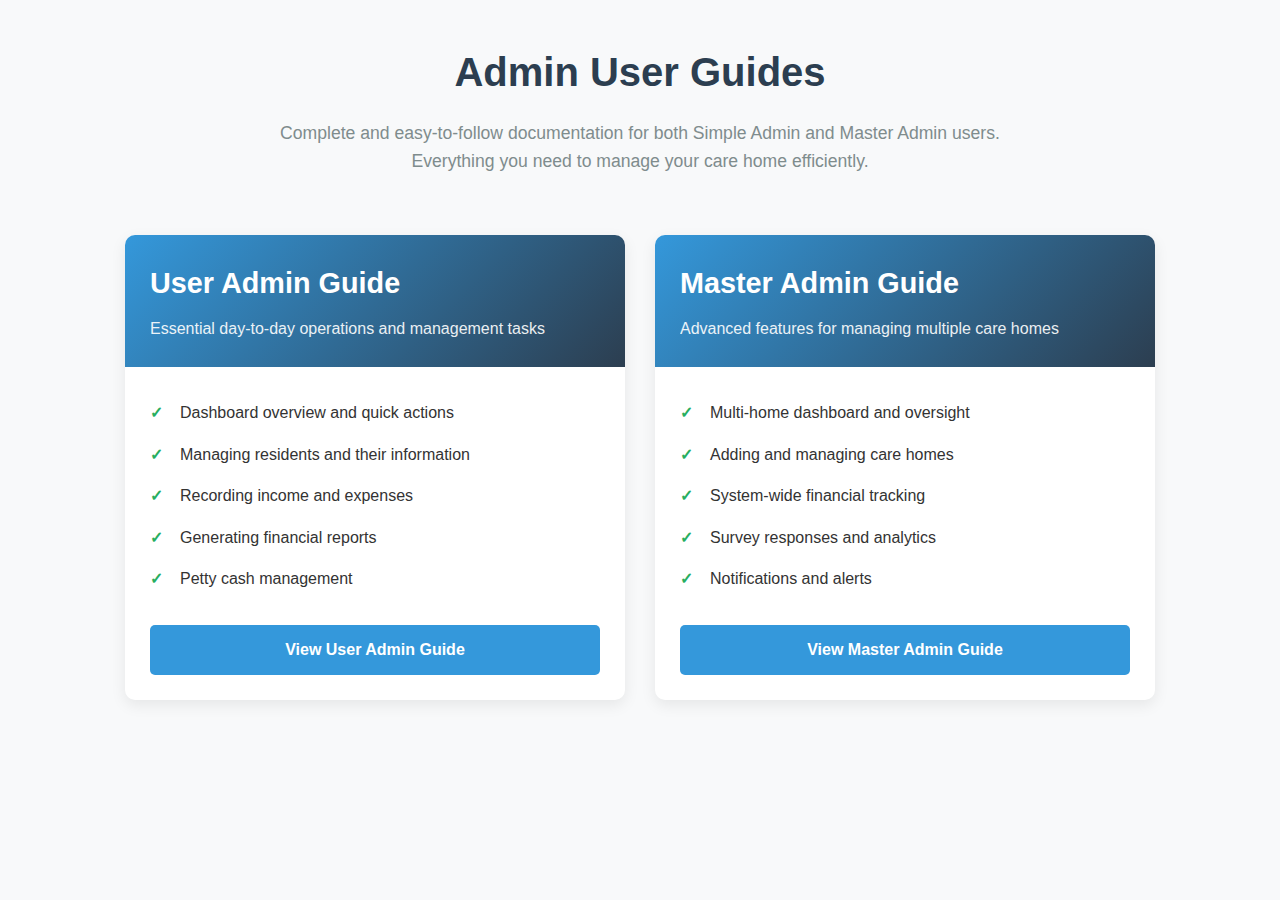
<file: index.html>
<!DOCTYPE html>
<html lang="en">
<head>
    <meta charset="UTF-8">
    <meta name="viewport" content="width=device-width, initial-scale=1.0">
    <title>Admin User Guides | TechlyCare Management</title>
    <link rel="stylesheet" href="index.css">
</head>
<body>
    <div class="container">
        <header>
            <h1>Admin User Guides</h1>
            <p class="subtitle">Complete and easy-to-follow documentation for both Simple Admin and Master Admin users. Everything you need to manage your care home efficiently.</p>
        </header>

        <div class="guides-container">
            <div class="guide-card">
                <div class="guide-header">
                    <h2>User Admin Guide</h2>
                    <p class="guide-description">Essential day-to-day operations and management tasks</p>
                </div>
                <div class="guide-content">
                    <ul class="feature-list">
                        <li>Dashboard overview and quick actions</li>
                        <li>Managing residents and their information</li>
                        <li>Recording income and expenses</li>
                        <li>Generating financial reports</li>
                        <li>Petty cash management</li>
                    </ul>
                    <a href="user.html" class="guide-button">View User Admin Guide</a>
                </div>
            </div>

            <div class="guide-card">
                <div class="guide-header">
                    <h2>Master Admin Guide</h2>
                    <p class="guide-description">Advanced features for managing multiple care homes</p>
                </div>
                <div class="guide-content">
                    <ul class="feature-list">
                        <li>Multi-home dashboard and oversight</li>
                        <li>Adding and managing care homes</li>
                        <li>System-wide financial tracking</li>
                        <li>Survey responses and analytics</li>
                        <li>Notifications and alerts</li>
                    </ul>
                    <a href="master.html" class="guide-button">View Master Admin Guide</a>
                </div>
            </div>
        </div>
    </div>
</body>
</html>
</file>
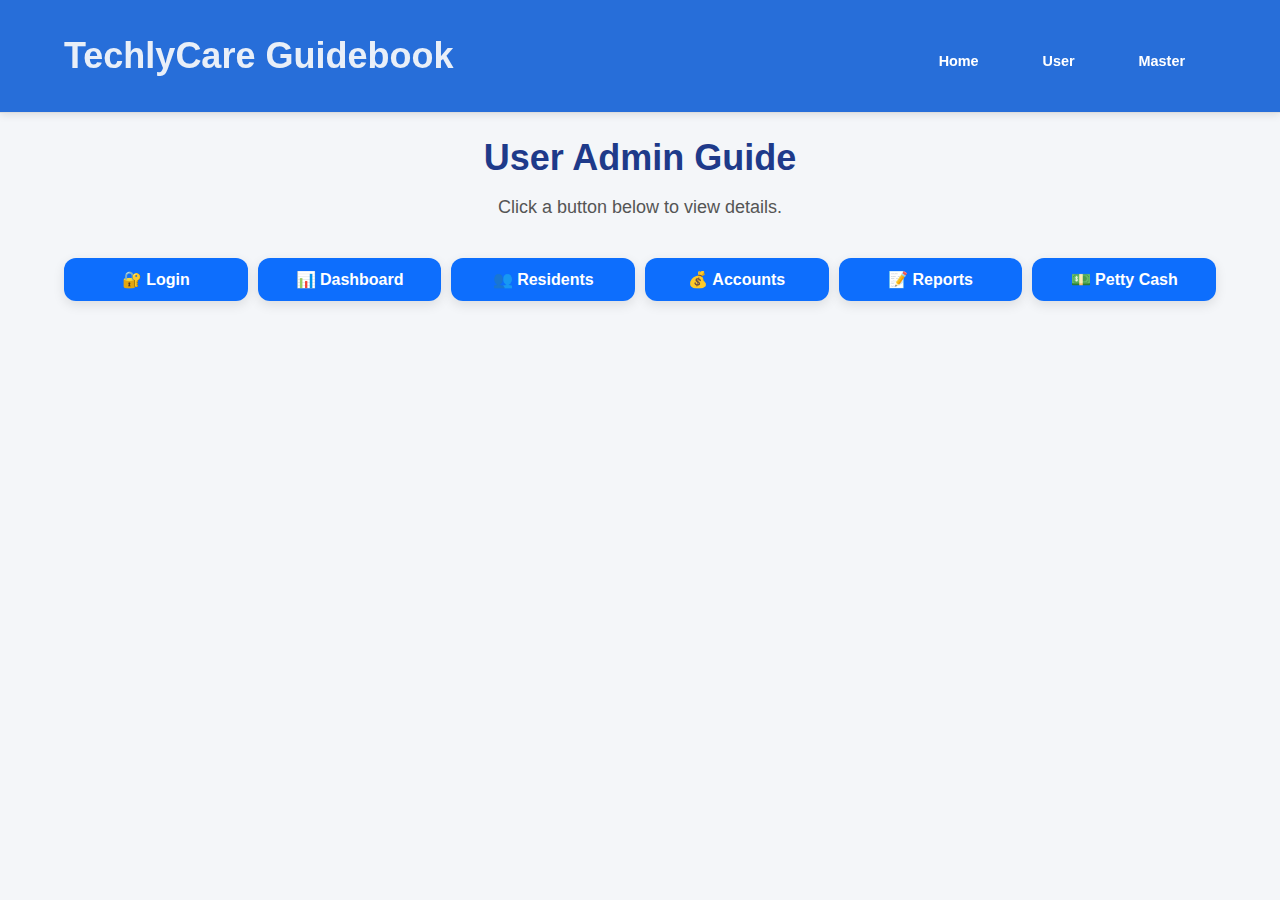
<file: user.html>
<!DOCTYPE html>
<html lang="en">
<head>
    <meta charset="UTF-8" />
    <meta name="viewport" content="width=device-width, initial-scale=1.0"/>
    <title>User Admin Guide - TechlyCare Management</title>
    <link rel="stylesheet" href="user.css">

   
</head>
<body>
    <header class="header">
        <div class="container">
            <div class="logo">
                <h1>TechlyCare Guidebook</h1>
            </div>
            <nav class="navbar">
                <ul>
                    <li><a href="index.html">Home</a></li>
                    <li><a href="user.html">User </a></li>
                    <li><a href="master.html">Master</a></li>
                </ul>
            </nav>
        </div>
    </header>

    <div class="container">
        <h1>User Admin Guide</h1>
        <p class="subtitle">Click a button below to view details.</p>

        <!-- Buttons with Icons -->
        <div class="guide-buttons">
            <button class="guide-btn" onclick="toggleSection('login')">🔐 Login</button>
            <button class="guide-btn" onclick="toggleSection('dashboard')">📊 Dashboard</button>
            <button class="guide-btn" onclick="toggleSection('resident')">👥 Residents</button>
            <button class="guide-btn" onclick="toggleSection('accounts')">💰 Accounts</button>
            <button class="guide-btn" onclick="toggleSection('reports')">📝 Reports</button>
            <button class="guide-btn" onclick="toggleSection('pettycash')">💵 Petty Cash</button>
        </div>


        <!-- Sections (only one visible at a time) -->
        <div id="login" class="section-box">
            <div class="section-icon">🔐</div>
            <h2>Login</h2>
            <ul class="feature-list">
                <li>Enter your username</li>
                <li>Enter your password</li>
                <li>Select 'Admin' from the role dropdown</li>
                <li>Click 'Sign In' to access your dashboard</li>
            </ul>
            <div class="video-container">
                <img src="image/useradmin.gif"" alt="Login Tutorial">
            </div>
             <div class="action-buttons">
                <button class="btn primary" onclick="openPopup('popup-login')">More Details</button>
            </div>  
        </div>
        

        <div id="dashboard" class="section-box" style="display:none;">
            <div class="section-icon">📊</div>
            <h2>Dashboard</h2>
            <ul class="feature-list">
                <li>Add Home</li>
                <li>View all Home</li>
                <li>View Staff</li>
                <li>Generate Reports</li>
            </ul>
            <div class="video-container">
                <img src="image/admin dash.jpg" alt="Dashboard GIF">
            </div>
            <div class="action-buttons">
                <button class="btn primary" onclick="openPopup('popup-dashboard')">More Details</button>
            </div>
        </div>  

        <div id="resident" class="section-box" style="display:none;">
            <div class="section-icon">👥</div>
            <h2>Resident Management</h2>
            <ul class="feature-list">
                <li>Add New Resident</li>
                <li>List of Residents</li>
            </ul>
            <div class="video-container">
                <img src="image/admin resident.jpg" alt="Residents GIF">
            </div>
             <div class="action-buttons">
                <button class="btn primary" onclick="openPopup('popup-resident')">More Details</button>
            </div>
        </div>

        <div id="accounts" class="section-box" style="display:none;">
            <div class="section-icon">💰</div>
            <h2>Accounts</h2>
            <ul class="feature-list">
                <li>Add Mony</li>
                <li>Add Expence</li>
                 <li>Paid Back</li>
                  <li>Transfer</li>
                  <li>Daily transactions</li>
            </ul>
            <div class="video-container">
                <img src="image/adminaccount add expence.jpg" alt="Accounts GIF">
            </div>
             <div class="action-buttons">
                <button class="btn primary" onclick="openPopup('popup-accounts')">More Details</button>
            </div>  
        </div>

        <div id="reports" class="section-box" style="display:none;">
            <div class="section-icon">📝</div>
            <h2>Reports</h2>
            <ul class="feature-list">
                <li>Time Period Report</li>
                <li>Category Report</li>
                
            </ul>
            <div class="video-container">
                <img src="image/genarate report .gif" alt="Reports GIF">
            </div>
             <div class="action-buttons">
                <button class="btn primary" onclick="openPopup('popup-reports')">More Details</button>
            </div>  
        </div>


        <div id="pettycash" class="section-box" style="display:none;">
            <div class="section-icon">💵</div>
            <h2>Petty Cash</h2>
            <ul class="feature-list">
                <li>Add Mony to Home</li>
               
            </ul>
            <div class="video-container">
                <img src="image/master petty cash.jpg" alt="Petty Cash GIF">
            </div>
             <div class="action-buttons">
                <button class="btn primary" onclick="openPopup('popup-pettycash')">More Details</button>
            </div> 
        </div>

   

    <!-- ================= Popups (one per section) ================= -->

    <!-- Login Popup -->
    <div id="popup-login" class="popup-bg" onclick="bgClick(event, 'popup-login')">
        <div class="popup" role="dialog" aria-modal="true" aria-labelledby="loginTitle">
            <div class="popup-header">
                <h3 id="loginTitle">Login — How to sign in</h3>
                <button class="close-btn" onclick="closePopup('popup-login')" aria-label="Close">&times;</button>
            </div>
            <div class="popup-body">
                <p>Follow these steps to login as Master Admin:</p>
                <ul>
                    <li>Open the login page.</li>
                    <li>Enter your username.</li>
                    <li>Enter your password.</li>
                    <li>Select <strong>Admin</strong> from the role dropdown.</li>
                    <li>Click <strong>Sign In</strong> to access your dashboard.</li>
                </ul>
            </div>
          <div class="popup-footer">
            <a class="action-link" target="_blank" href="https://admin.carehomesurvey.com/index.php">Open Login Page</a>
            <button class="secondary" onclick="closePopup('popup-dashboard')">Close</button>
        </div>
        </div>
    </div>

   <!-- Dashboard Popup -->
<div id="popup-dashboard" class="popup-bg" onclick="bgClick(event, 'popup-dashboard')">
    <div class="popup" role="dialog" aria-modal="true" aria-labelledby="loginTitle">
        <div class="popup-header">
            <h3 id="dashboard">Dashboard</h3>
            <button class="close-btn" onclick="closePopup('popup-dashboard')" aria-label="Close">&times;</button>
        </div>

        <div class="popup-body" style="max-height:400px; overflow-y:auto; text-align:left;">

            <h4>🏠 Care Home Admin Dashboard Overview</h4>
            <p>This dashboard provides a quick snapshot of the care home's operational and financial status, along with shortcuts to daily tasks.</p>

            <h5>1. Key Performance Indicators (KPIs) & Financial Snapshot</h5>
            <h6>📊 Quick-View KPI Cards</h6>
            <ul>
                <li>👥 <b>Total Residents</b> – Shows the current number of residents (e.g., 0).</li>
                <li>💰 <b>Monthly Receipts</b> – Displays total income received this month (e.g., £0.00).</li>
                <li>💸 <b>Monthly Payments</b> – Shows all expenses paid this month (e.g., £0.00).</li>
                <li>📉 <b>Net Money</b> – Calculates <b>Receipts – Payments</b> to show the monthly net balance (e.g., £0.00).</li>
            </ul>

            <h5>2. Financial Analysis</h5>
            <ul>
                <li>📈 <b>Monthly Income vs Expenses Chart</b> – A bar graph comparing Income (green) and Expenses (red) to quickly show profit or deficit.</li>
                <li>⚠️ <b>Residents with Low Monthly Payments</b> – A green ✔️ with the message “All residents have adequate payment records” indicates everything is in order.</li>
            </ul>

            <h5>3. Quick Action Buttons</h5>
            <p>These buttons allow the administrator to perform common tasks instantly:</p>
            <ul>
                <li>➕👤 <b>Add New Resident</b> – Opens the form to create a resident profile.</li>
                <li>➕💵 <b>Record Income</b> – Opens the module to log new income.</li>
                <li>➖💵 <b>Record Expense</b> – Opens the module to record a payment/expense.</li>
                <li>📄 <b>Generate Reports</b> – Generates operational and financial reports for this care home.</li>
            </ul>

        </div>

        <div class="popup-footer">
            <a class="action-link" target="_blank" href="https://admin.carehomesurvey.com/index.php">Open Login Page</a>
            <button class="secondary" onclick="closePopup('popup-dashboard')">Close</button>
        </div>
    </div>
</div>

    
  <!-- Resident Popup -->
<div id="popup-resident" class="popup-bg" onclick="bgClick(event, 'popup-resident')">
    <div class="popup" role="dialog" aria-modal="true" aria-labelledby="residentTitle">

        <!-- Header -->
        <div class="popup-header">
            <h3 id="residentTitle">Residents — Full Guide</h3>
            <button class="close-btn" onclick="closePopup('popup-resident')" aria-label="Close">&times;</button>
        </div>

        <!-- Body -->
        <div class="popup-body">

            <!-- ADDING NEW RESIDENT SECTION -->
            <h3>👵 Adding a New Resident</h3>

            <p><strong>Stage 1: Initiate the Process & Enter Personal Details</strong></p>
            <p>📂 <strong>Navigate to Resident Management</strong><br>
                Click the Residents tab in the Care Home Admin sidebar.</p>

            <p>➕👤 <strong>Start Adding a Resident</strong><br>
                Click the <strong>Add Resident</strong> button to open the Add New Resident form.</p>

            <p>📝 <strong>Enter Personal Information</strong></p>
            <ul>
                <li>Title (optional): Select from dropdown (e.g., None)</li>
                <li>Last Name</li>
                <li>First Name</li>
                <li>Date of Birth (mm/dd/yyyy)</li>
                <li>NHS Number</li>
                <li>Gender (Male/Female/Other)</li>
            </ul>

            <p><strong>Stage 2: Enter Next of Kin, Contact & Medical Details</strong></p>
            <p>👨‍👩‍👦 <strong>Next of Kin (NOK) Details</strong></p>
            <ul>
                <li>NOK Name</li>
                <li>NOK Email Address</li>
                <li>NOK Phone Number</li>
                <li>NOK Relationship (e.g., Son, Daughter, Spouse)</li>
            </ul>

            <p>📞 <strong>Contact & Residence Details</strong></p>
            <ul>
                <li>Phone Number</li>
                <li>Address</li>
            </ul>

            <p>🩺 <strong>Medical Information</strong></p>
            <ul>
                <li>Medical Conditions</li>
                <li>Current Medications</li>
            </ul>

            <p>🏠 <strong>Admission Details</strong></p>
            <ul>
                <li>Admission Date (mm/dd/yyyy)</li>
                <li>Room Number</li>
            </ul>

            <p><strong>Stage 3: Finalize the Entry</strong></p>
            <p>💾 <strong>Save Resident Profile</strong><br>
                Click the blue <strong>Add Resident</strong> button to save and add the resident.</p>

            <p>🔄 <strong>Reset if Needed</strong><br>
                Click <strong>Reset Form</strong> to clear all data and start again.</p>

            <!-- RESIDENT MANAGEMENT ACTIONS -->
            <h3>👵 Resident Management Actions (Web Care)</h3>
            <p>The Resident Management System lists all residents along with financial summaries and an Actions column containing five icons.</p>

            <h4>1. 🔵 View Resident Details (First Icon)</h4>
            <ul>
                <li><strong>Click View:</strong> Click the blue icon in the Actions column.</li>
                <li><strong>Review Details:</strong> Pop-up shows Personal, Contact, and Residence information.</li>
                <li><strong>Close:</strong> Click ❌ to return.</li>
            </ul>

            <h4>2. 🟧 Edit Resident Details (Second Icon)</h4>
            <ul>
                <li><strong>Click Edit:</strong> Click the orange icon.</li>
                <li><strong>Modify Fields:</strong> Edit pop-up opens with prefilled details.</li>
                <li><strong>Save Changes:</strong> Click Save to update.</li>
            </ul>

            <h4>3. 🟣 View Transaction History (Third Icon)</h4>
            <ul>
                <li><strong>Click Transactions:</strong> Click the purple icon.</li>
                <li><strong>View History:</strong> Pop-up lists financial activities.</li>
                <li><strong>Filters:</strong> Filter by month, navigate using arrows.</li>
                <li><strong>Columns:</strong> Date, Type, Description, Method, Amount, Balance, Reference, Created By.</li>
                <li><strong>No Records:</strong> Message appears if no transactions exist.</li>
                <li><strong>Close:</strong> Click Close to return.</li>
            </ul>

            <h4>4. 🟡 Deactivate Resident (Fourth Icon)</h4>
            <ul>
                <li><strong>Click Deactivate:</strong> Click the yellow icon.</li>
                <li><strong>Confirm:</strong> System asks for confirmation.</li>
                <li><strong>Finalize:</strong> Click Deactivate or Cancel.</li>
            </ul>

            <h4>5. 🔴 Delete Resident (Fifth Icon)</h4>
            <ul>
                <li><strong>Click Delete:</strong> Click the red trash icon.</li>
                <li><strong>Confirm Warning:</strong> Shows irreversible deletion message.</li>
                <li><strong>Finalize:</strong> Click Delete or Cancel.</li>
            </ul>

        </div>

        <!-- Footer -->
        <div class="popup-footer">
          <a class="action-link" target="_blank" href="https://admin.carehomesurvey.com/index.php">Open Login Page</a>
            <button class="secondary" onclick="closePopup('popup-resident')">Close</button>
        </div>
    </div>
</div>


   <!-- Accounts Popup -->
<div id="popup-accounts" class="popup-bg" onclick="bgClick(event, 'popup-accounts')">
    <div class="popup" role="dialog" aria-modal="true" aria-labelledby="accountsTitle">
        
        <!-- Header -->
        <div class="popup-header">
            <h3 id="accountsTitle">Accounts — Full Finance Guide</h3>
            <button class="close-btn" onclick="closePopup('popup-accounts')" aria-label="Close">&times;</button>
        </div>

        <!-- Body -->
        <div class="popup-body">

            <!-- ADD MONEY -->
            <h3>💰 Add Money</h3>
            <ol>
                <li>👤 Enter Payer/Resident Name — Select the person/entity giving money.</li>
                <li>🏦 Select Account — Where the money will be deposited.</li>
                <li>📂 Select Category/Head — For accurate reporting.</li>
                <li>📅 Enter Date — Defaults to today’s date (e.g., 22/11/2025).</li>
                <li>💵 Enter Amount — Total received.</li>
                <li>🔢 Enter Reference — Unique number/code for tracking.</li>
                <li>✏️ Enter Description — Brief explanation of payment.</li>
                <li>✅ Confirm Details — Review for accuracy.</li>
                <li>💾 Add Money — Click blue button to save.</li>
                <li>🔄 Reset Form (Optional) — Clear all fields.</li>
            </ol>
            <p><em>Best Practice Tip:</em> Always select correct Category/Head for accurate reports.</p>

            <hr style="margin:20px 0; border-top:1px solid #ddd;">

            <!-- ADD EXPENSE -->
            <h3>💸 Add an Expense</h3>
            <ol>
                <li>📝 Fill Expense Details — Type, Amount, Resident (optional), Payment Type, Reference, Date, Description, Upload Proof.</li>
                <li>✅ Confirm and Save — Click Add Expense (Blue Button). Reset form if needed.</li>
                <li>📊 Check Updates — Daily Transactions updates automatically.</li>
            </ol>

            <hr style="margin:20px 0; border-top:1px solid #ddd;">

            <!-- PAID BACK -->
            <h3>⬇️ Paid Back / Drop</h3>
            <ol>
                <li>📝 Enter Drop Details — Drop Amount, Resident (optional), Reason, Payment Type, Reference, Date, Description, Upload Proof.</li>
                <li>✅ Confirm and Save — Click Process Drop (Blue Button). Reset form if needed.</li>
                <li>📊 Check Updates — Total Drops summary updates automatically.</li>
            </ol>

            <hr style="margin:20px 0; border-top:1px solid #ddd;">

            <!-- TRANSFER FUNDS -->
            <h3>🔄 Transfer Funds</h3>
            <ol>
                <li>📝 Fill Transfer Details — Amount, Resident (optional), Transfer Method, Reference, Date, Description.</li>
                <li>✅ Confirm and Save — Click Process Transfer (Blue Button). Reset form if needed.</li>
                <li>📊 Check Updates — Overall Bank & Cash Balances update automatically.</li>
            </ol>

            <hr style="margin:20px 0; border-top:1px solid #ddd;">

            <!-- DAILY TRANSACTIONS -->
            <h3>📅 Daily Transactions</h3>
            <ol>
                <li>📊 Check Key Summary Cards — Total Income, Expenses, Drops, Net Balance, Overall Bank/Cash Balance.</li>
                <li>🗂️ View Transaction List — Table shows all transactions for the date range.</li>
                <li>⚙️ Use Filters — By Date Range, Type, Resident.</li>
                <li>🟦 Use Action Buttons — Add Money, Add Expense, Paid Back, Transfer, Daily Transaction.</li>
            </ol>

            <hr style="margin:20px 0; border-top:1px solid #ddd;">

            <!-- GENERATE REPORT -->
            <h3>📊 Generate Report</h3>
            <ol>
                <li>📈 Review Financial Summary — Total Income, Expenses, Drops, Net Balance, Income Transactions, Recent Transactions.</li>
                <li>🗂️ Check Transaction Details Table — Date, Type, Description, Resident, Amount, Payment Method.</li>
                <li>📅 Analyze Monthly Trends — Last 6 months’ Income, Expenses, Drops, Net Balance.</li>
                <li>💳 Review Payment Methods — Cash, Bank, Credit Card totals and counts.</li>
                <li>📝 Next Steps — Log new transactions (Add Money / Add Expense) and regenerate report.</li>
            </ol>

        </div>

        <!-- Footer -->
        <div class="popup-footer">
            <a class="action-link" target="_blank" href="https://admin.carehomesurvey.com/index.php">Open Login Page</a>
            <button class="secondary" onclick="closePopup('popup-accounts')">Close</button>
        </div>

    </div>
</div>


   <!-- Reports Popup -->
<div id="popup-reports" class="popup-bg" onclick="bgClick(event, 'popup-reports')">
    <div class="popup" role="dialog" aria-modal="true" aria-labelledby="reportsTitle">
        
        <!-- Header -->
        <div class="popup-header">
            <h3 id="reportsTitle">Reports & Analytics — Step-by-Step Guide</h3>
            <button class="close-btn" onclick="closePopup('popup-reports')" aria-label="Close">&times;</button>
        </div>

        <!-- Body -->
        <div class="popup-body">
            
            <h3>🧭 Reports & Analytics Overview</h3>
            <ul>
                <li><strong>Total Care Homes 🏠:</strong> 6 homes in the system</li>
                <li><strong>Total Residents 👤:</strong> 39 residents across all homes</li>
                <li><strong>Total Balance 💰:</strong> £11,489.27 (all homes combined)</li>
            </ul>

            <h4>1️⃣ Time Period Reports 📅</h4>
            <p><em>Purpose:</em> Analyze financial performance over a specific timeframe.</p>
            <ol>
                <li>Select Report Type 📊 – Yearly, Monthly, Quarterly, etc. (currently Yearly Report selected).</li>
                <li>Apply Filters ⚙️ – Choose Year (e.g., 2025) and optionally a Resident.</li>
                <li>Generate Report 🖨️ – Click <strong>Generate PDF Report</strong> to produce the report.</li>
            </ol>
            <p><strong>Example:</strong> Yearly Report 2025 – Anchorage Care Home</p>
            <ul>
                <li>Resident List 👤 – Names and room numbers.</li>
                <li>Monthly Financial Breakdown 📈 – Monthly totals for Income, Expenses, Drops, and Net Balance.</li>
                <li>Transaction Details 🗂️ – Lists all transactions for the year (may show “No transactions found” if none logged).</li>
            </ul>

            <h4>2️⃣ Category Reports 🗂️</h4>
            <p><em>Purpose:</em> Focus on operational and combined data across homes, not just financial periods.</p>
            <ol>
                <li>Select Report Type 📊 – Care Home Report, Resident Details Report, Staff Report, etc. (currently Care Home Report selected).</li>
                <li>Generate Report 🖨️ – Click <strong>Generate PDF Report</strong>.</li>
            </ol>

            <h4>✅ Summary of Report Generation</h4>
            <ol>
                <li>Navigate to <strong>Reports & Analytics</strong> (or click Generate Report from a module).</li>
                <li>Choose either <strong>Time Period Reports 📅</strong> or <strong>Category Reports 🗂️</strong>.</li>
                <li>Select the Report Type and apply necessary Filters (Year, Resident, Care Home).</li>
                <li>Click <strong>Generate PDF Report 🖨️</strong> to view or download the report.</li>
            </ol>

        </div>

        <!-- Footer -->
        <div class="popup-footer">
            <a class="action-link" target="_blank" href="https://admin.carehomesurvey.com/index.php">Open Login Page</a>
            <button class="secondary" onclick="closePopup('popup-reports')">Close</button>
        </div>

    </div>
</div>


    <!-- Petty Cash Popup -->
<div id="popup-pettycash" class="popup-bg" onclick="bgClick(event, 'popup-pettycash')">
    <div class="popup" role="dialog" aria-modal="true" aria-labelledby="pettyTitle">
        
        <!-- Header -->
        <div class="popup-header">
            <h3 id="pettyTitle">Petty Cash — Step-by-Step Guide</h3>
            <button class="close-btn" onclick="closePopup('popup-pettycash')" aria-label="Close">&times;</button>
        </div>

        <!-- Body -->
        <div class="popup-body">

            <h3>💵 Petty Cash Management – Care Home</h3>
            <p>The Petty Cash module records and reconciles small daily cash transactions for the care home.</p>

            <h4>1. Petty Cash Dashboard Overview</h4>
            <ul>
                <li>📂 <strong>Navigate to Petty Cash:</strong> Click the Petty Cash tab in the sidebar of the Care Home Admin dashboard.</li>
                <li>💰 <strong>View Available Balance:</strong> The current cash float is displayed in the blue bar (e.g., £0.00 Available Petty Cash).</li>
                <li>📝 <strong>Review Transactions:</strong> The Recent Transactions table shows Type, Amount, Description, Staff, Transaction Date, Updated Date, Receipt.</li>
                <li>🔎 <strong>Filter:</strong> Use Filter by Month to view transactions for a specific period.</li>
            </ul>

            <h4>2. Recording Income (Adding Money)</h4>
            <ul>
                <li>➕ <strong>Initiate:</strong> Click + Add Money above the Recent Transactions table.</li>
                <li>📝 <strong>Enter Details:</strong> The Add Money pop-up appears:
                    <ul>
                        <li><strong>Amount to Add:</strong> Enter the cash amount being added</li>
                        <li><strong>Transaction Date:</strong> Defaults to today; change via calendar icon if needed</li>
                        <li><strong>Description (Optional):</strong> e.g., “Cash replenishment from Bank withdrawal”</li>
                        <li><strong>Upload Receipt (Optional):</strong> Click Choose File (Max 5MB)</li>
                    </ul>
                </li>
                <li>💾 <strong>Submit:</strong> Click + Add Money to record the inflow and update the Available Balance.</li>
            </ul>

            <h4>3. Recording Expense (Expensing Money)</h4>
            <ul>
                <li>➕ <strong>Initiate:</strong> Click + Add Expense above the Recent Transactions table.</li>
                <li>📝 <strong>Enter Details:</strong> The Add Expense pop-up appears:
                    <ul>
                        <li><strong>Available Balance:</strong> Displayed for reference</li>
                        <li><strong>Amount to Use:</strong> Enter the cash spent</li>
                        <li><strong>Transaction Date:</strong> Defaults to today; can be changed</li>
                        <li><strong>Description:</strong> e.g., “Emergency batteries for clock”</li>
                        <li><strong>Upload Receipt (Optional):</strong> Click Choose File (Max 5MB)</li>
                    </ul>
                </li>
                <li>💸 <strong>Submit:</strong> Click — Expense Money to record the outflow and update the Available Balance.</li>
            </ul>

            <h3>💷 Petty Cash Management</h3>
            <p>Manage petty cash balances for all care homes:</p>

            <h4>Step 1: 🏠 View Petty Cash Table</h4>
            <ul>
                <li><strong>Home Name 📋:</strong> Lists all care homes (e.g., WEB Care, Orchid Woodlands).</li>
                <li><strong>Remaining Amount 💰:</strong> Shows current petty cash balance for each home.</li>
                <li><strong>Last Updated ⏰:</strong> Date/time when balance was last changed.</li>
                <li><strong>Actions:</strong>
                    <ul>
                        <li>+ Add Money ➕ (Green Button) – Top up or add funds.</li>
                        <li>View 🔵 (Blue Button) – See past petty cash transactions for the home.</li>
                    </ul>
                </li>
            </ul>

            <h4>Step 2: ➕ Add Money to Petty Cash (Single Home)</h4>
            <ol>
                <li>Click the + Add Money button for a specific home (e.g., WEB Care).</li>
                <li>Fill in the form:
                    <ul>
                        <li><strong>Home Name 🏠:</strong> Already selected.</li>
                        <li><strong>Amount to Add 💵:</strong> Enter cash being added (e.g., 200.00).</li>
                        <li><strong>Transaction Date 📅:</strong> Date of top-up (e.g., 22/11/2025).</li>
                        <li><strong>Description ✏️ (Optional):</strong> Brief note (e.g., "Weekly Petty Cash Float Top-up").</li>
                        <li><strong>Receipt 📎 (Optional):</strong> Upload supporting document if available.</li>
                    </ul>
                </li>
                <li>Click <strong>Add Money (Blue Button)</strong> to complete the top-up.</li>
            </ol>

            <h4>Step 3: ➕ Add Money Across Homes</h4>
            <ol>
                <li>Click the main + Add Money to Home button at the top of the page.</li>
                <li>Select Home 🏠 – Choose the care home from the dropdown list.</li>
                <li>Proceed to the same Add Money form as above.</li>
            </ol>

            <h4>Step 4: ⚠️ Important Notes</h4>
            <p>
                Adding money to petty cash is usually recorded as a Transfer or a specific Expense in the main Accounts Management system.<br>
                This reflects money moving from the main Bank Account to the Cash Account.
            </p>

        </div>

        <!-- Footer -->
        <div class="popup-footer">
            <a class="action-link" target="_blank" href="https://admin.carehomesurvey.com/index.php">Open Login Page</a>
            <button class="secondary" onclick="closePopup('popup-pettycash')">Close</button>
        </div>

    </div>
</div>


    <!-- ================= JS: toggle sections + open/close popups ================= -->
    <script>
        /* Show only selected section (keeps your original behavior) */
        function toggleSection(sectionId) {
            const sections = document.querySelectorAll('.section-box');
            sections.forEach(section => section.style.display = 'none');
            const el = document.getElementById(sectionId);
            if (el) el.style.display = 'block';
        }

        /* Open specific popup by id (e.g. 'popup-login') */
        function openPopup(popupId) {
            const bg = document.getElementById(popupId);
            if (!bg) return;
            bg.style.display = 'flex';
            // lock scroll
            document.documentElement.style.overflow = 'hidden';
            document.body.style.overflow = 'hidden';
        }

        /* Close popup */
        function closePopup(popupId) {
            const bg = document.getElementById(popupId);
            if (!bg) return;
            bg.style.display = 'none';
            // unlock scroll
            document.documentElement.style.overflow = '';
            document.body.style.overflow = '';
        }

        /* Allow clicking on backdrop to close popup (but only if clicked outside the modal) */
        function bgClick(event, popupId) {
            // if the click target is the background (this container) then close
            if (event.target && event.currentTarget === event.target) {
                closePopup(popupId);
            }
        }

        /* Accessibility: close popup on Escape key */
        document.addEventListener('keydown', function(e) {
            if (e.key === 'Escape') {
                // find visible popup-bg and close the first one
                const visible = document.querySelectorAll('.popup-bg');
                visible.forEach(bg => {
                    if (bg.style.display === 'flex') {
                        bg.style.display = 'none';
                    }
                });
                document.documentElement.style.overflow = '';
                document.body.style.overflow = '';
            }
        });
    </script>
</body>
</html>
</file>
<file: index.css>
/* styles.css */
* {
    margin: 0;
    padding: 0;
    box-sizing: border-box;
}

body {
    font-family: 'Segoe UI', Tahoma, Geneva, Verdana, sans-serif;
    line-height: 1.6;
    color: #333;
    background-color: #f8f9fa;
    padding: 20px;
}

.container {
    max-width: 1200px;
    margin: 0 auto;
}

header {
    text-align: center;
    margin-bottom: 40px;
    padding: 20px;
}

h1 {
    font-size: 2.5rem;
    color: #2c3e50;
    margin-bottom: 15px;
}

.subtitle {
    font-size: 1.1rem;
    color: #7f8c8d;
    max-width: 800px;
    margin: 0 auto;
}

.guides-container {
    display: flex;
    flex-wrap: wrap;
    gap: 30px;
    justify-content: center;
    margin-bottom: 40px;
}

.guide-card {
    background: white;
    border-radius: 10px;
    box-shadow: 0 5px 15px rgba(0, 0, 0, 0.08);
    overflow: hidden;
    flex: 1;
    min-width: 300px;
    max-width: 500px;
    transition: transform 0.3s ease, box-shadow 0.3s ease;
}

.guide-card:hover {
    transform: translateY(-5px);
    box-shadow: 0 10px 25px rgba(0, 0, 0, 0.12);
}

.guide-header {
    background: linear-gradient(135deg, #3498db, #2c3e50);
    color: white;
    padding: 25px;
}

.guide-header h2 {
    font-size: 1.8rem;
    margin-bottom: 10px;
}

.guide-description {
    font-size: 1rem;
    opacity: 0.9;
}

.guide-content {
    padding: 25px;
}

.feature-list {
    list-style-type: none;
    margin-bottom: 25px;
}

.feature-list li {
    padding: 8px 0;
    padding-left: 30px;
    position: relative;
}

.feature-list li:before {
    content: "✓";
    position: absolute;
    left: 0;
    color: #27ae60;
    font-weight: bold;
}

.guide-button {
    display: inline-block;
    background-color: #3498db;
    color: white;
    text-decoration: none;
    padding: 12px 25px;
    border-radius: 5px;
    font-weight: 600;
    transition: background-color 0.3s ease;
    text-align: center;
    width: 100%;
}

.guide-button:hover {
    background-color: #2980b9;
}

footer {
    text-align: center;
    padding: 20px;
    border-top: 1px solid #eaeaea;
    margin-top: 20px;
}

.footer-note {
    color: #7f8c8d;
    font-size: 0.9rem;
}

/* Responsive adjustments */
@media (max-width: 768px) {
    .guides-container {
        flex-direction: column;
        align-items: center;
    }
    
    .guide-card {
        width: 100%;
        max-width: 100%;
    }
    
    h1 {
        font-size: 2rem;
    }
}
</file>
<file: user.css>
/* ===========================
   GENERAL PAGE STYLING
=========================== */
body {
    font-family: 'Poppins', sans-serif;
    background: #b4b6b8;
    margin: 0;
    padding: 0;
}

/* Header Styles */
.header {
    background: rgba(255, 255, 255, 0.98);
    backdrop-filter: blur(10px);
    box-shadow: 0 2px 8px rgba(0,0,0,0.1);
    position: sticky;
    top: 0;
    z-index: 100;
    padding: 12px 0;
    border-bottom: 1px solid #ddd;
}

.header .container {
    display: flex;
    justify-content: space-between;
    align-items: center;
}

.navbar ul {
    display: flex;
    list-style: none;
    gap: 2px;
    align-items: center;
    padding: 0;
    margin: 0;
}

.navbar a {
    text-decoration: none;
    color: #333;
    font-weight: 500;
    padding: 8px 16px;
    border-radius: 20px;
    transition: all 0.3s ease;
    font-size: 0.9rem;
}

.navbar a:hover {
    color: #0070BB;
    background: rgba(59, 130, 246, 0.08);
}

.navbar a.active {
    color: white;
    background: linear-gradient(135deg, #1e3a8a, #3b82f6);
    box-shadow: 0 2px 8px rgba(59, 130, 246, 0.3);
}

/* Container */
.container {
    width: 90%;
    max-width: 1200px;
    margin: 20px auto;
    text-align: center;
}

/* Headings */
h1 {
    font-size: 36px;
    color: #1e3a8a;
    margin-bottom: 10px;
}

.subtitle {
    font-size: 18px;
    color: #555;
    margin-bottom: 40px;
}


        /* ---------- Page styles (keeps your existing look) ---------- */
        body {
            font-family: Arial, sans-serif;
            background: #f4f6f9;
            margin: 0;
            padding: 0;
        }
        .header {
            background: #276ed9;
            color: white;
            padding: 15px 0;
        }
        .header .logo h1 {
            margin: 0;
            text-align: center;
            color: #e9eff8;

        }
        .navbar ul {
            display: flex;
            justify-content: center;
            list-style: none;
            padding: 0;
            margin: 10px 0 0 0;
        }
        .navbar ul li {
            margin: 0 15px;
        }
        .navbar ul li a {
            color: white;
            text-decoration: none;
            font-weight: bold;
        }

        .container {
            width: 90%;
            max-width: 1200px;
            margin: 20px auto;
        }
        .guide-buttons {
            display: flex;
            flex-wrap: wrap;
            gap: 10px;
            margin-bottom: 30px;
        }
        .guide-btn {
            flex: 1 1 150px;
            background: #0a3776;
            color: white;
            border: none;
            padding: 12px 15px;
            border-radius: 8px;
            cursor: pointer;
            display: flex;
            align-items: center;
            gap: 8px;
            transition: background 0.3s;
        }
        .guide-btn:hover {
            background: #0056b3;
        }
        .section-box {
            background: white;
            padding: 20px;
            margin-bottom: 20px;
            border-radius: 10px;
            box-shadow: 0px 4px 10px rgba(0,0,0,0.1);
        }
        .section-icon {
            font-size: 28px;
            margin-bottom: 10px;
        }
        .section-box h2 {
            margin-top: 0;
            color: #0d6efd;
        }
        .feature-list {
            list-style: disc;
            margin-left: 20px;
        }
        .video-container {
            margin-top: 15px;
        }
        .video-container img {
            width: 100%;
            max-width: 600px;
            border-radius: 10px;
        }
        .action-buttons { margin-top: 12px; }
        .btn.primary {
            background: #0d6efd;
            color: #fff;
            padding: 8px 12px;
            border-radius: 6px;
            border: none;
            cursor: pointer;
            text-decoration: none;
        }
        .btn.primary:hover { opacity: 0.95; }

        /* ---------- Medium popup (500px) styles ---------- */
        .popup-bg {
    display: none;
    position: fixed;
    inset: 0;
    background: rgba(0,0,0,0.6);
    z-index: 9999;
    justify-content: center;
    align-items: center;
    padding: 20px;
}

/* FULL WIDTH POPUP */
.popup {
    background: #fff;
    width: 95%;             /* 🔥 full width near */
    max-width: 900px;       /* 🔥 big popup (increase if needed) */
    max-height: 90vh;       /* 🔥 taller popup */
    border-radius: 12px;
    box-shadow: 0 10px 30px rgba(0,0,0,0.25);
    overflow: hidden;
    animation: modalIn 0.18s ease;
}

@keyframes modalIn {
    from { transform: translateY(-10px) scale(.98); opacity: 0; }
    to   { transform: translateY(0) scale(1); opacity: 1; }
}

.popup-header {
    background: linear-gradient(90deg,#0d6efd,#2b8cff);
    color: white;
    padding: 16px 20px;
    display: flex;
    align-items: center;
    justify-content: space-between;
}

.popup-header h3 {
    margin: 0;
    font-size: 20px;
}

.popup-body {
    padding: 22px;
    text-align: left;
    color: #223;
    line-height: 1.55;
    max-height: calc(90vh - 160px); /* 🔥 more height */
    overflow-y: auto;
    font-size: 15px;
}

.popup-body ul { margin: 12px 0 0 20px; }

.popup-footer {
    padding: 14px 20px;
    display: flex;
    gap: 12px;
    justify-content: flex-end;
    border-top: 1px solid #eee;
}

.popup .close-btn {
    background: transparent;
    border: none;
    color: rgba(255,255,255,0.9);
    font-size: 24px;
    cursor: pointer;
}

.popup .action-link {
    background: #0d6efd;
    color: #fff;
    text-decoration: none;
    padding: 10px 16px;
    border-radius: 6px;
    font-weight: 600;
}

.popup .secondary {
    background: #f1f5f9;
    color: #111827;
    padding: 10px 16px;
    border-radius: 6px;
    border: none;
    cursor: pointer;
}

@media (max-width: 768px) {
    nav ul {
        display: none;
        flex-direction: column;
    }

    .menu-icon {
        display: block;
    }

    nav.active ul {
        display: flex;
    }
}


    
/* ===========================
   GUIDE BUTTONS
=========================== */
.guide-buttons {
    display: flex;
    flex-wrap: wrap;
    gap: 10px;
    margin-bottom: 30px;
}

.guide-btn {
    flex: 1 1 150px;
    background: #0d6efd;
    color: white;
    border: none;
    padding: 12px 15px;
    border-radius: 12px;
    cursor: pointer;
    display: flex;
    align-items: center;
    justify-content: center;
    gap: 8px;                          
    font-weight: bold;
    font-size: 16px;
    box-shadow: 0 4px 12px rgba(0,0,0,0.1);
    transition: all 0.3s ease;
}

.guide-btn:hover {
    background: #0070BB;
    transform: translateY(-3px) scale(1.03);
    box-shadow: 0 8px 20px #0070BB;
}

/* ===========================
   SECTION BOX DESIGN
=========================== */
.section-box {
    background: white;
    padding: 20px;
    margin-bottom: 20px;
    border-radius: 15px;
    box-shadow: 0 4px 15px rgba(0,0,0,0.1);
    transition: all 0.3s ease;
    cursor: default;
    display: none;
    text-align: left;
    animation: fadeIn 0.4s ease-in-out;
}

.section-box:hover {
    transform: translateY(-5px);
    box-shadow: 0 8px 25px rgba(0,0,0,0.2);
}

@keyframes fadeIn {
    from { opacity: 0; transform: translateY(10px); }
    to { opacity: 1; transform: translateY(0); }
}

.section-icon {
    font-size: 32px;
    margin-bottom: 12px;
}

.section-box h2 {
    margin-top: 0;
    color: #0d6efd;
}

.feature-list {
    padding-left: 20px;
}

.feature-list li {
    margin-bottom: 10px;
}

/* ===========================
   MEDIA (IMAGE/VIDEO)
=========================== */
.media-container,
.video-container,
.image-container {
    display: flex;
    justify-content: center;
    align-items: center;
    margin: 15px 0;
}

.guide-media,
.tutorial-image,
.video-container iframe,
.video-container img,
.video-container video {
    width: 100%;
    max-width: 600px;
    border-radius: 14px;
    box-shadow: 0 6px 20px rgba(0,0,0,0.15);
    transition: transform 0.3s ease;
    object-fit: cover;
}

.tutorial-image:hover,
.video-container img:hover {
    transform: scale(1.03);
}

/* ===========================
   ACTION BUTTON (TRY IT NOW)
=========================== */
.action-buttons {
    text-align: center;
    margin-top: 20px;
}

.btn.primary {
    background: #0d6efd;
    padding: 12px 25px;
    color: #fff;
    font-size: 18px;
    border-radius: 10px;
    display: inline-block;
    text-decoration: none;
    transition: 0.3s;
}

.btn.primary:hover {
    background: #0056b3;
}

/* ===========================
   RESPONSIVE
=========================== */
@media (max-width: 992px) {
    .guide-media,
    .tutorial-image,
    .video-container iframe,
    .video-container img,
    .video-container video {
        max-width: 500px;
        height: auto;
    }
}

@media (max-width: 900px) {
    .guide-buttons {
        grid-template-columns: repeat(2, 1fr);
        gap: 12px;
    }
}

@media (max-width: 600px) {
    .guide-buttons {
        grid-template-columns: repeat(1, 1fr);
    }
}
/* ===============================
   FIX — HEADER RESPONSIVE
================================*/

/* Desktop */
header {
    display: flex;
    justify-content: space-between;
    align-items: center;
    padding: 20px 30px;
    background: #1e63dd;
    color: white;
}

/* Logo */
.header-title {
    font-size: 28px;
    font-weight: 700;
    line-height: 1.2;
}

/* Menu */
.nav-menu {
    display: flex;
    gap: 30px;
    font-size: 16px;
    font-weight: 600;
}

/* Mobile Button */
.hamburger {
    display: none;
    font-size: 30px;
    cursor: pointer;
}


/* ===============================
   MOBILE — BELOW 768px
================================*/
@media (max-width: 768px) {

    header {
        padding: 15px 20px;
        position: relative;
    }

    .header-title {
        font-size: 22px;
    }

    /* Hide menu */
    .nav-menu {
        display: none;
        flex-direction: column;
        position: absolute;
        top: 70px;
        right: 15px;
        width: 180px;
        background: #1e63dd;
        padding: 15px;
        border-radius: 10px;
        box-shadow: 0 4px 12px rgba(0,0,0,0.15);
        z-index: 999;
    }

    /* Show menu when active */
    .nav-menu.show {
        display: flex;
    }

    /* Show hamburger */
    .hamburger {
        display: block;
    }

    /* Menu links */
    .nav-menu a {
        padding: 10px 0;
        color: white;
        text-align: left;
        font-size: 16px;
        border-bottom: 1px solid rgba(255,255,255,0.3);
    }

    .nav-menu a:last-child {
        border-bottom: none;
    }
}
</file>
